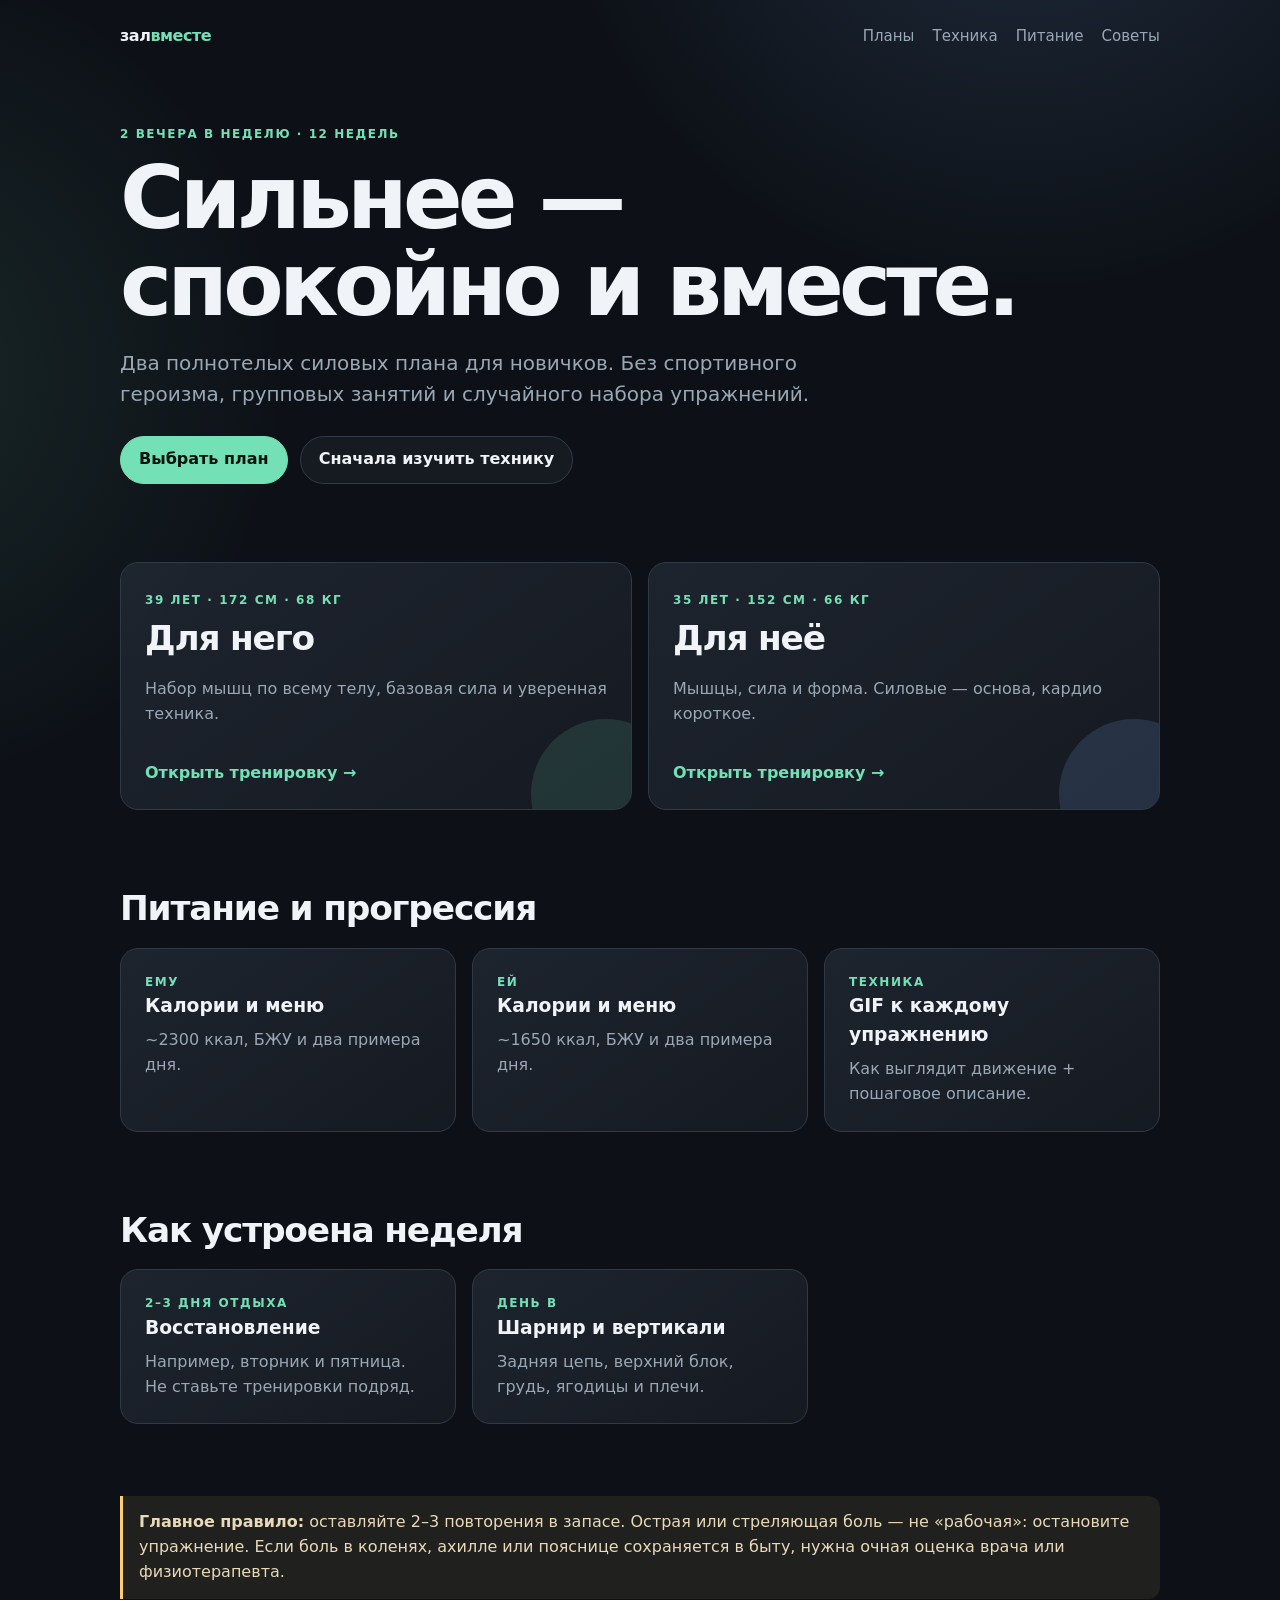
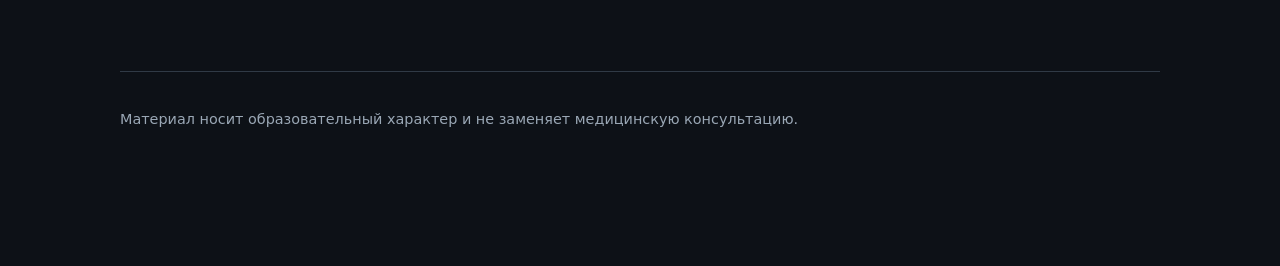
<file: index.html>
<!doctype html>
<html lang="ru">
<head>
  <meta charset="utf-8">
  <meta name="viewport" content="width=device-width, initial-scale=1">
  <meta name="theme-color" content="#0d1117">
  <meta name="description" content="Два полнотелых плана тренировок для пары: техника, дневник и таймер.">
  <title>Зал вместе — планы тренировок</title>
  <link rel="icon" href="favicon.svg" type="image/svg+xml">
  <link rel="stylesheet" href="css/style.css">
</head>
<body>
  <main class="shell">
    <header class="topbar">
      <a class="brand" href="index.html">зал<span>вместе</span></a>
      <nav class="toplinks" aria-label="Основная навигация">
        <a href="#plans">Планы</a>
        <a href="technique.html">Техника</a>
        <a href="nutrition-him.html">Питание</a>
        <a href="advice.html">Советы</a>
      </nav>
    </header>

    <section class="hero">
      <div class="eyebrow">2 вечера в неделю · 12 недель</div>
      <h1>Сильнее — спокойно и вместе.</h1>
      <p class="lead">Два полнотелых силовых плана для новичков. Без спортивного героизма, групповых занятий и случайного набора упражнений.</p>
      <div class="hero-actions">
        <a class="button primary" href="#plans">Выбрать план</a>
        <a class="button" href="technique.html">Сначала изучить технику</a>
      </div>
    </section>

    <section class="section" id="plans">
      <div class="grid">
        <a class="card person-card" href="him.html">
          <span class="eyebrow">39 лет · 172 см · 68 кг</span>
          <h2>Для него</h2>
          <p>Набор мышц по всему телу, базовая сила и уверенная техника.</p>
          <span class="arrow">Открыть тренировку →</span>
        </a>
        <a class="card person-card her" href="her.html">
          <span class="eyebrow">35 лет · 152 см · 66 кг</span>
          <h2>Для неё</h2>
          <p>Мышцы, сила и форма. Силовые — основа, кардио короткое.</p>
          <span class="arrow">Открыть тренировку →</span>
        </a>
      </div>
    </section>

    <section class="section">
      <h2>Питание и прогрессия</h2>
      <div class="grid three">
        <a class="card" href="nutrition-him.html"><div class="eyebrow">Ему</div><h3>Калории и меню</h3><p>~2300 ккал, БЖУ и два примера дня.</p></a>
        <a class="card" href="nutrition-her.html"><div class="eyebrow">Ей</div><h3>Калории и меню</h3><p>~1650 ккал, БЖУ и два примера дня.</p></a>
        <a class="card" href="technique.html"><div class="eyebrow">Техника</div><h3>GIF к каждому упражнению</h3><p>Как выглядит движение + пошаговое описание.</p></a>
      </div>
    </section>

    <section class="section">
      <h2>Как устроена неделя</h2>
      <div class="grid three">
        <div class="card"><div class="eyebrow">2–3 дня отдыха</div><h3>Восстановление</h3><p>Например, вторник и пятница. Не ставьте тренировки подряд.</p></div>
        <div class="card"><div class="eyebrow">День B</div><h3>Шарнир и вертикали</h3><p>Задняя цепь, верхний блок, грудь, ягодицы и плечи.</p></div>
      </div>
    </section>

    <section class="section">
      <div class="notice">
        <strong>Главное правило:</strong> оставляйте 2–3 повторения в запасе. Острая или стреляющая боль — не «рабочая»: остановите упражнение. Если боль в коленях, ахилле или пояснице сохраняется в быту, нужна очная оценка врача или физиотерапевта.
      </div>
    </section>

    <footer class="footer">Материал носит образовательный характер и не заменяет медицинскую консультацию.</footer>
  </main>
  <nav class="bottom-nav" aria-label="Мобильная навигация">
    <a href="index.html"><b>⌂</b>Главная</a>
    <a href="him.html"><b>А</b>Ему</a>
    <a href="her.html"><b>Б</b>Ей</a>
    <a href="technique.html"><b>?</b>Техника</a>
  </nav>
</body>
</html>
</file>
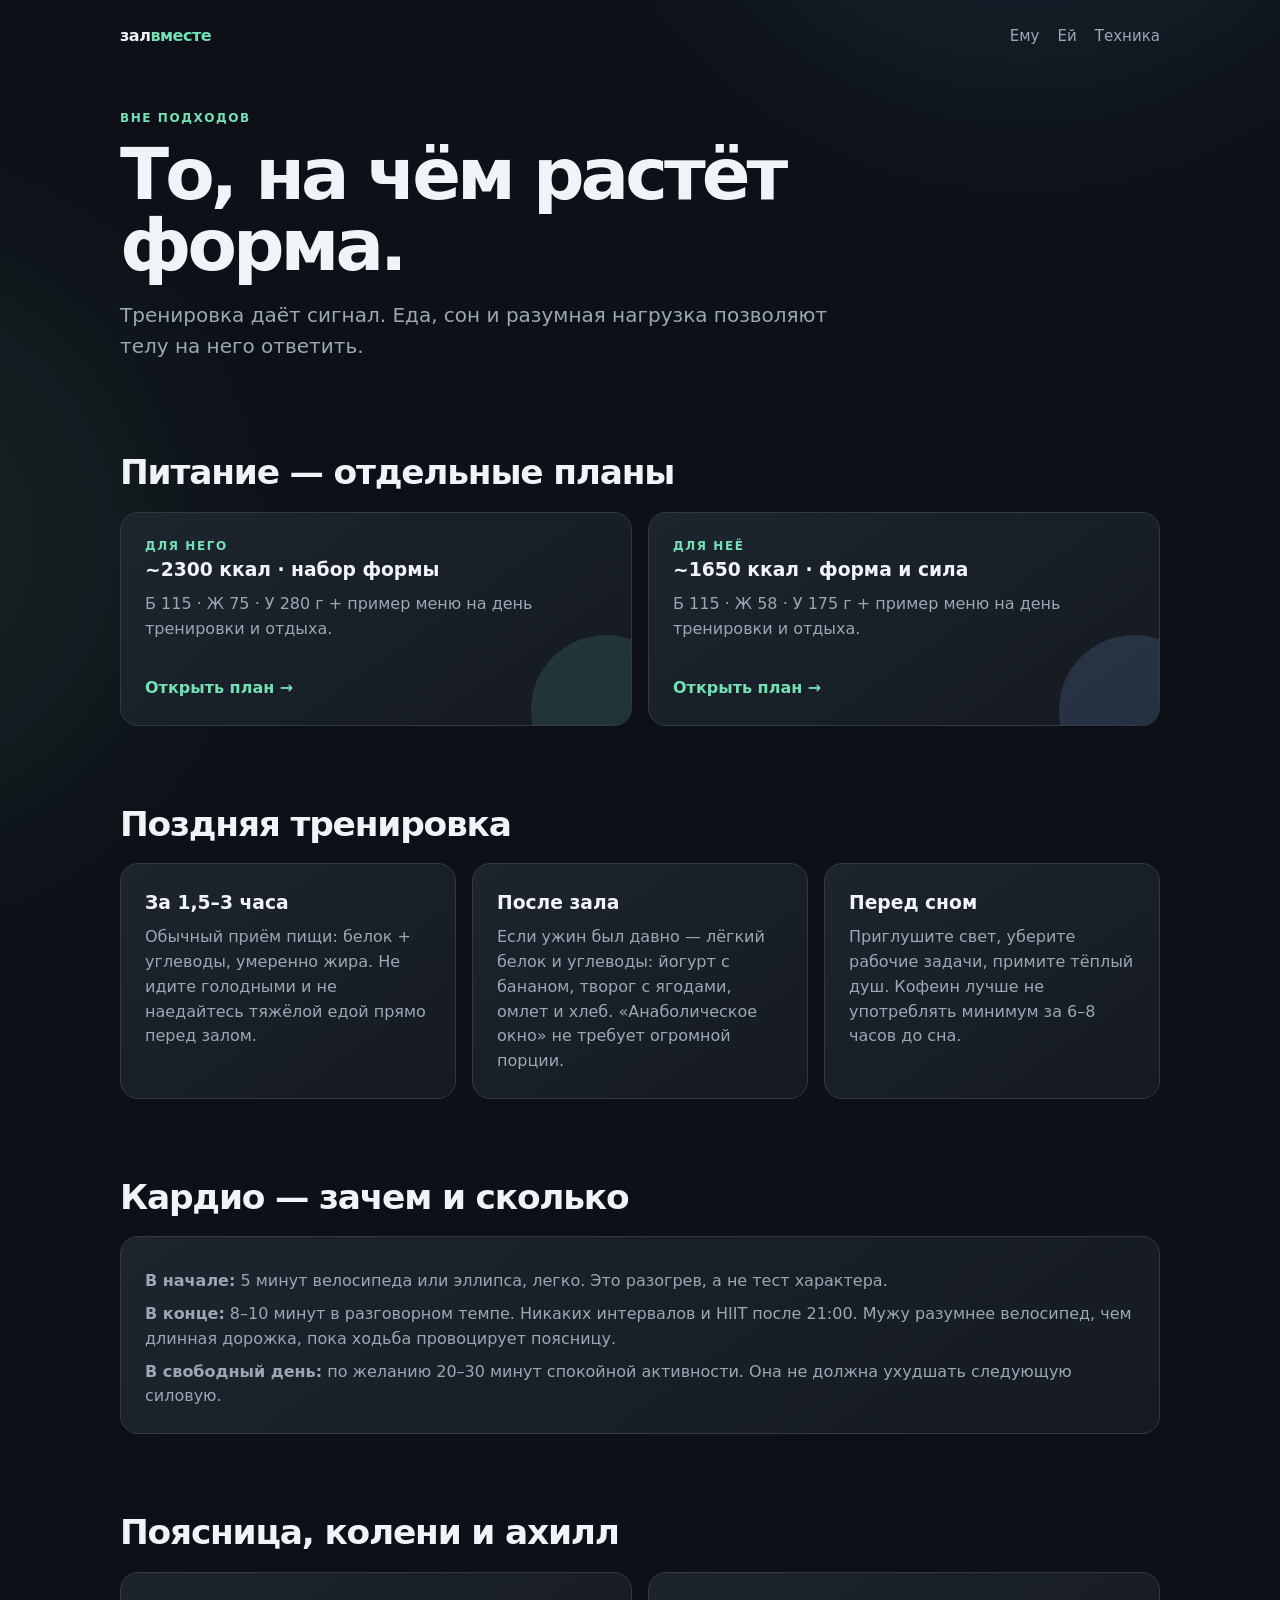
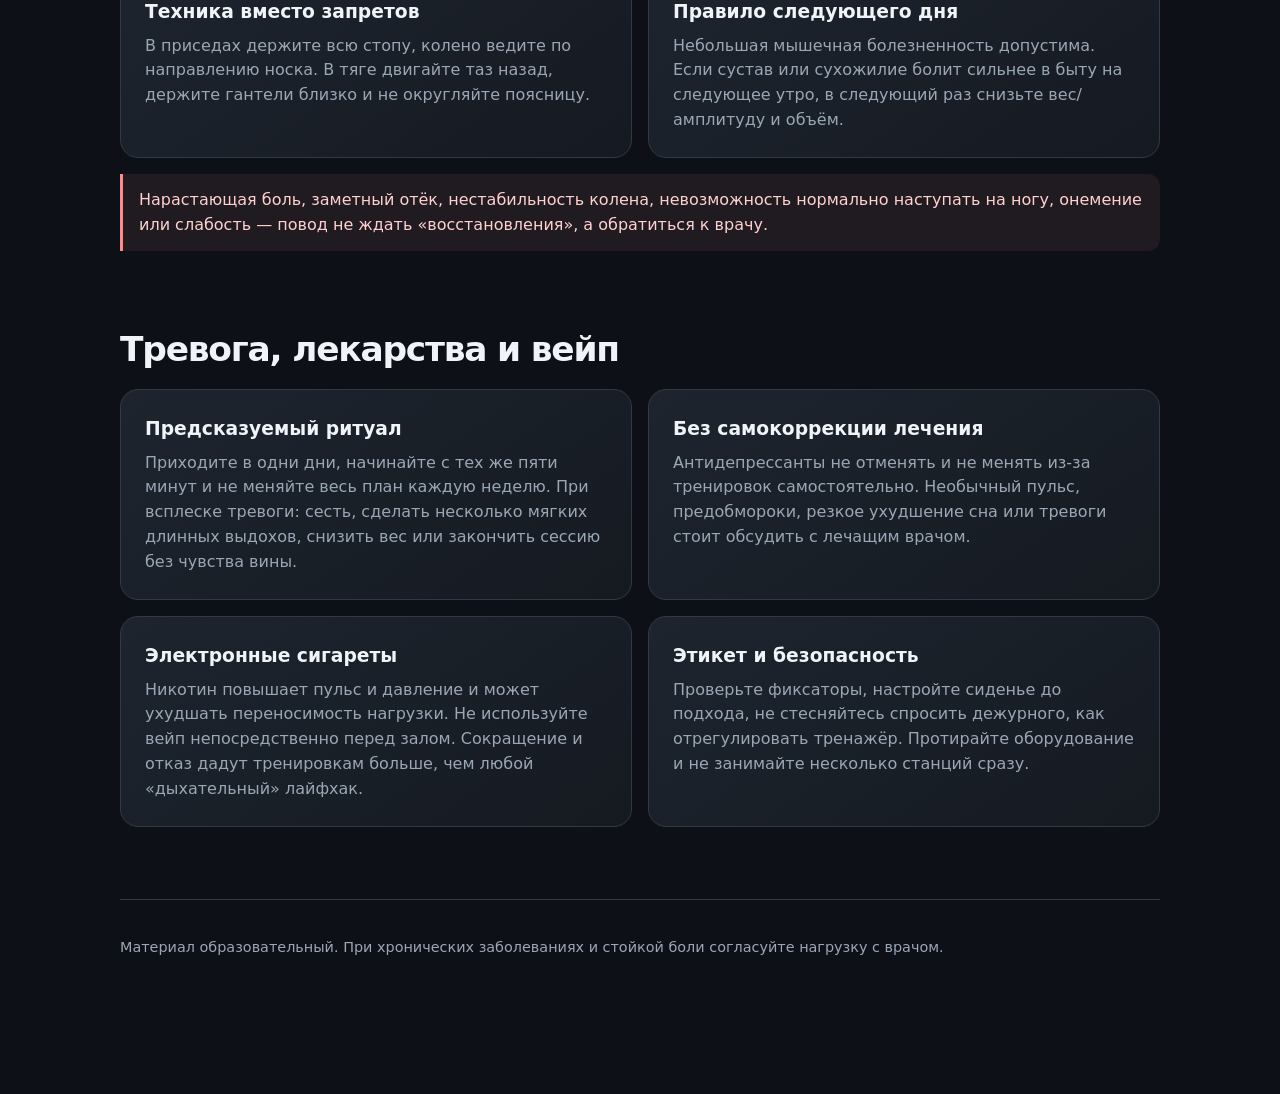
<file: advice.html>
<!doctype html>
<html lang="ru">
<head>
  <meta charset="utf-8">
  <meta name="viewport" content="width=device-width, initial-scale=1">
  <meta name="theme-color" content="#0d1117">
  <title>Питание и восстановление — Зал вместе</title>
  <link rel="icon" href="favicon.svg" type="image/svg+xml">
  <link rel="stylesheet" href="css/style.css">
</head>
<body>
  <main class="shell">
    <header class="topbar">
      <a class="brand" href="index.html">зал<span>вместе</span></a>
      <nav class="toplinks"><a href="him.html">Ему</a><a href="her.html">Ей</a><a href="technique.html">Техника</a></nav>
    </header>
    <section class="guide-head">
      <div class="eyebrow">Вне подходов</div>
      <h1>То, на чём растёт форма.</h1>
      <p class="lead">Тренировка даёт сигнал. Еда, сон и разумная нагрузка позволяют телу на него ответить.</p>
    </section>

    <section class="section">
      <h2>Питание — отдельные планы</h2>
      <div class="grid">
        <a class="card person-card" href="nutrition-him.html">
          <div class="eyebrow">Для него</div>
          <h3>~2300 ккал · набор формы</h3>
          <p>Б 115 · Ж 75 · У 280 г + пример меню на день тренировки и отдыха.</p>
          <span class="arrow">Открыть план →</span>
        </a>
        <a class="card person-card her" href="nutrition-her.html">
          <div class="eyebrow">Для неё</div>
          <h3>~1650 ккал · форма и сила</h3>
          <p>Б 115 · Ж 58 · У 175 г + пример меню на день тренировки и отдыха.</p>
          <span class="arrow">Открыть план →</span>
        </a>
      </div>
    </section>

    <section class="section">
      <h2>Поздняя тренировка</h2>
      <div class="grid three">
        <article class="card"><h3>За 1,5–3 часа</h3><p>Обычный приём пищи: белок + углеводы, умеренно жира. Не идите голодными и не наедайтесь тяжёлой едой прямо перед залом.</p></article>
        <article class="card"><h3>После зала</h3><p>Если ужин был давно — лёгкий белок и углеводы: йогурт с бананом, творог с ягодами, омлет и хлеб. «Анаболическое окно» не требует огромной порции.</p></article>
        <article class="card"><h3>Перед сном</h3><p>Приглушите свет, уберите рабочие задачи, примите тёплый душ. Кофеин лучше не употреблять минимум за 6–8 часов до сна.</p></article>
      </div>
    </section>

    <section class="section">
      <h2>Кардио — зачем и сколько</h2>
      <div class="card">
        <p><strong>В начале:</strong> 5 минут велосипеда или эллипса, легко. Это разогрев, а не тест характера.</p>
        <p><strong>В конце:</strong> 8–10 минут в разговорном темпе. Никаких интервалов и HIIT после 21:00. Мужу разумнее велосипед, чем длинная дорожка, пока ходьба провоцирует поясницу.</p>
        <p><strong>В свободный день:</strong> по желанию 20–30 минут спокойной активности. Она не должна ухудшать следующую силовую.</p>
      </div>
    </section>

    <section class="section">
      <h2>Поясница, колени и ахилл</h2>
      <div class="grid">
        <article class="card">
          <h3>Техника вместо запретов</h3>
          <p>В приседах держите всю стопу, колено ведите по направлению носка. В тяге двигайте таз назад, держите гантели близко и не округляйте поясницу.</p>
        </article>
        <article class="card">
          <h3>Правило следующего дня</h3>
          <p>Небольшая мышечная болезненность допустима. Если сустав или сухожилие болит сильнее в быту на следующее утро, в следующий раз снизьте вес/амплитуду и объём.</p>
        </article>
      </div>
      <div class="notice danger" style="margin-top:16px">Нарастающая боль, заметный отёк, нестабильность колена, невозможность нормально наступать на ногу, онемение или слабость — повод не ждать «восстановления», а обратиться к врачу.</div>
    </section>

    <section class="section">
      <h2>Тревога, лекарства и вейп</h2>
      <div class="grid">
        <article class="card">
          <h3>Предсказуемый ритуал</h3>
          <p>Приходите в одни дни, начинайте с тех же пяти минут и не меняйте весь план каждую неделю. При всплеске тревоги: сесть, сделать несколько мягких длинных выдохов, снизить вес или закончить сессию без чувства вины.</p>
        </article>
        <article class="card">
          <h3>Без самокоррекции лечения</h3>
          <p>Антидепрессанты не отменять и не менять из-за тренировок самостоятельно. Необычный пульс, предобмороки, резкое ухудшение сна или тревоги стоит обсудить с лечащим врачом.</p>
        </article>
        <article class="card">
          <h3>Электронные сигареты</h3>
          <p>Никотин повышает пульс и давление и может ухудшать переносимость нагрузки. Не используйте вейп непосредственно перед залом. Сокращение и отказ дадут тренировкам больше, чем любой «дыхательный» лайфхак.</p>
        </article>
        <article class="card">
          <h3>Этикет и безопасность</h3>
          <p>Проверьте фиксаторы, настройте сиденье до подхода, не стесняйтесь спросить дежурного, как отрегулировать тренажёр. Протирайте оборудование и не занимайте несколько станций сразу.</p>
        </article>
      </div>
    </section>
    <footer class="footer">Материал образовательный. При хронических заболеваниях и стойкой боли согласуйте нагрузку с врачом.</footer>
  </main>
  <nav class="bottom-nav">
    <a href="index.html"><b>⌂</b>Главная</a><a href="him.html"><b>А</b>Ему</a><a href="her.html"><b>Б</b>Ей</a><a href="technique.html"><b>?</b>Техника</a>
  </nav>
</body>
</html>
</file>
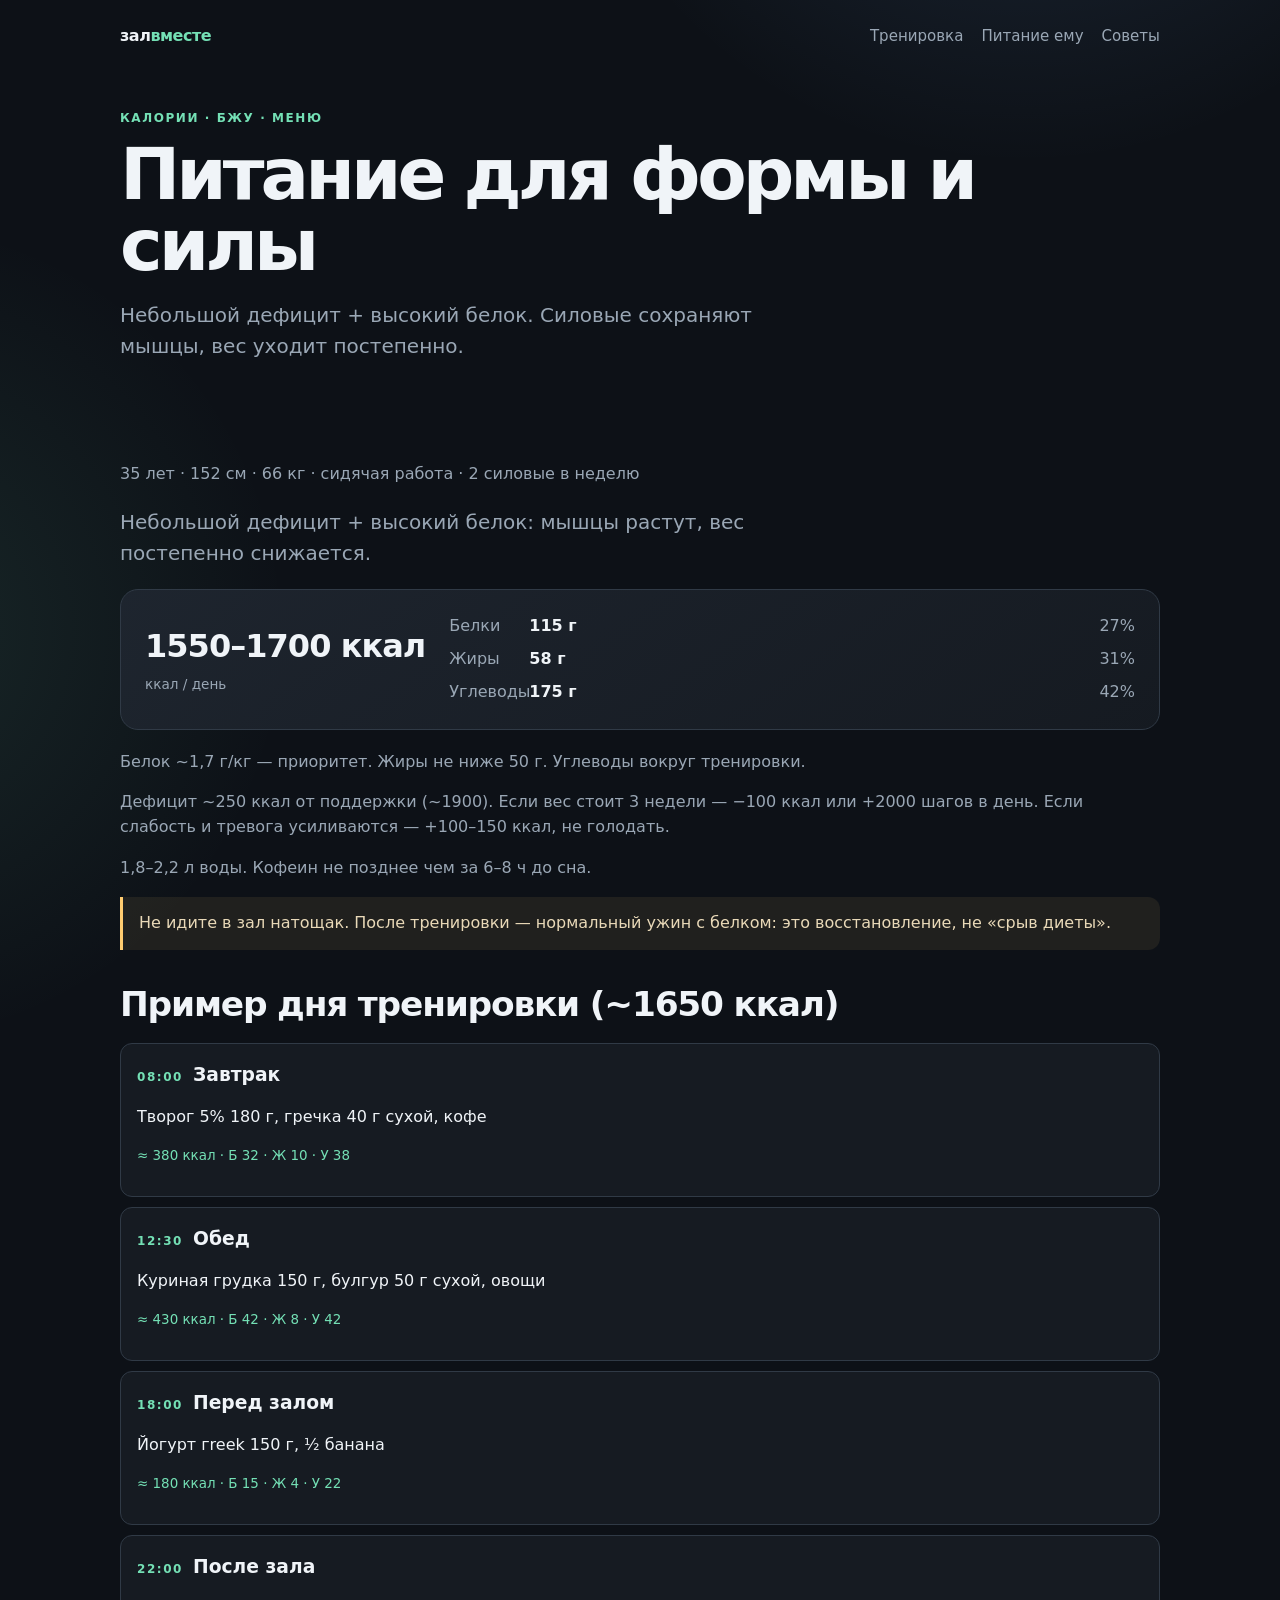
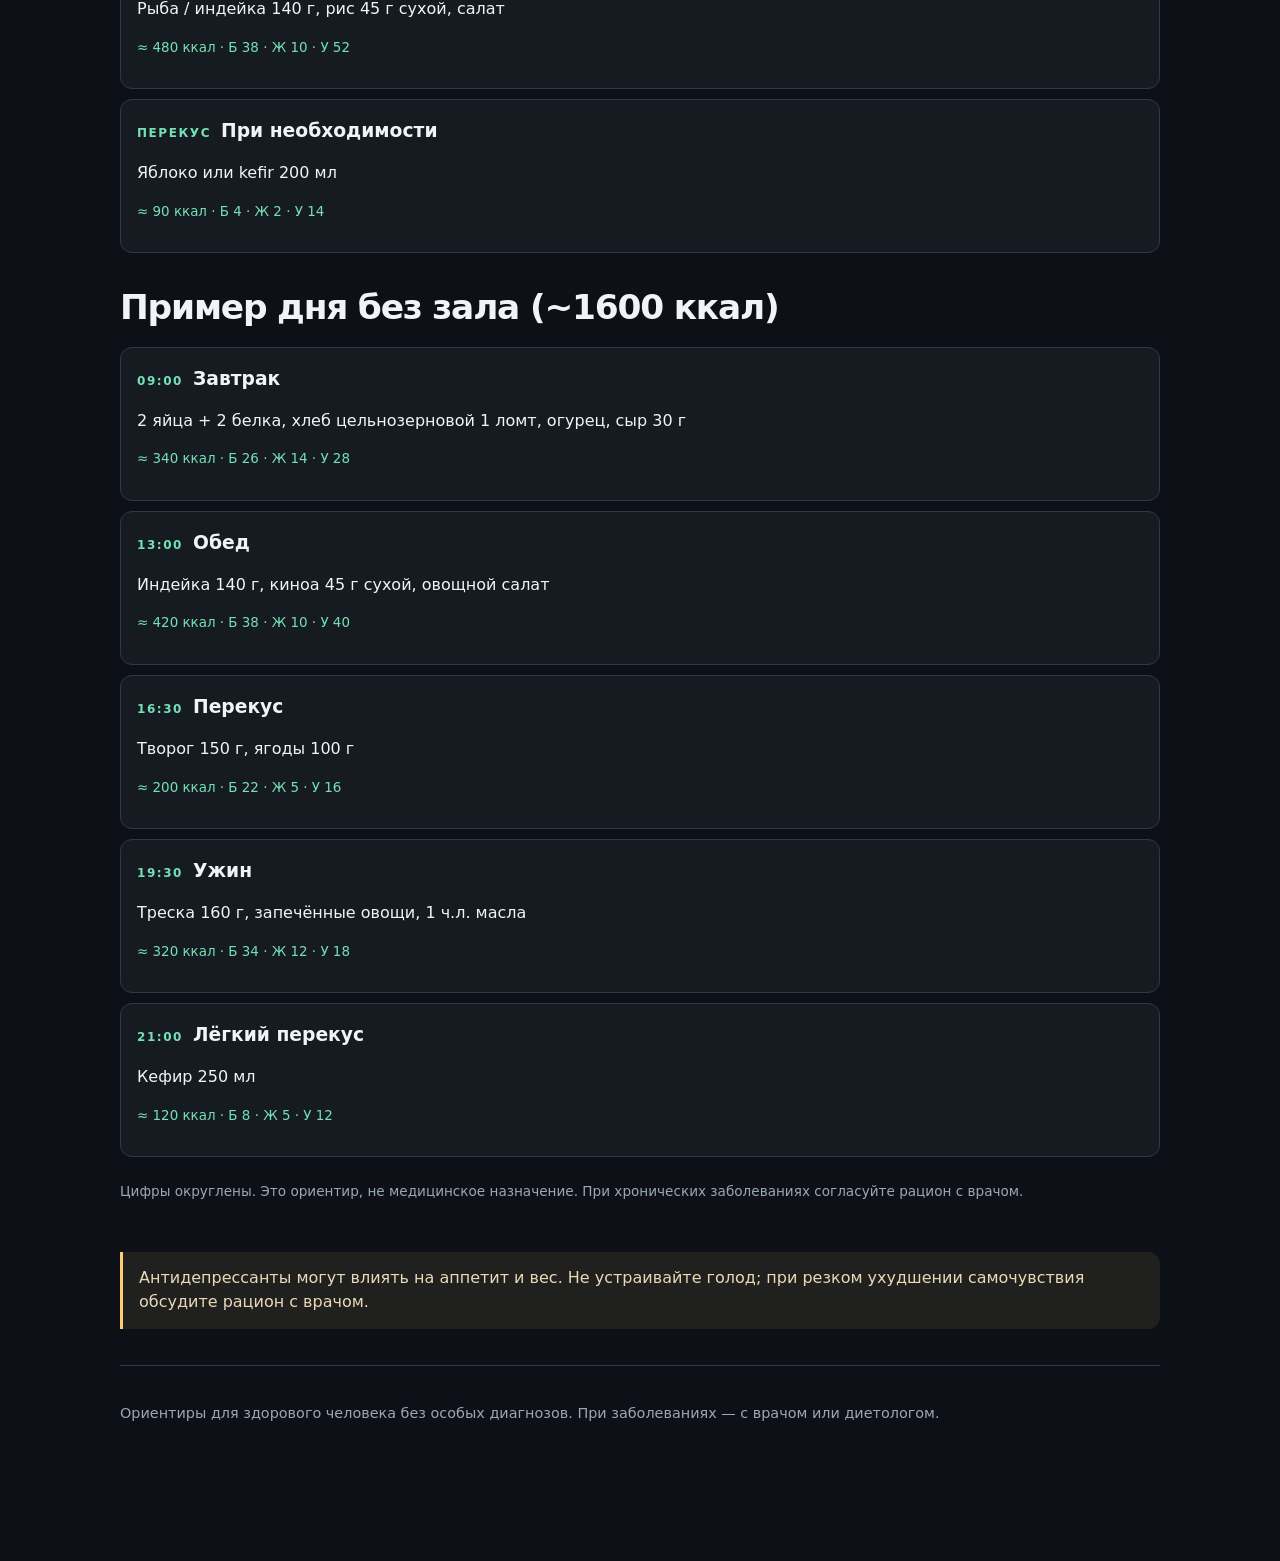
<file: nutrition-her.html>
<!doctype html>
<html lang="ru">
<head>
  <meta charset="utf-8">
  <meta name="viewport" content="width=device-width, initial-scale=1">
  <meta name="theme-color" content="#0d1117">
  <title>Питание для неё — Зал вместе</title>
  <link rel="icon" href="favicon.svg" type="image/svg+xml">
  <link rel="stylesheet" href="css/style.css">
</head>
<body data-person="her">
  <main class="shell">
    <header class="topbar">
      <a class="brand" href="index.html">зал<span>вместе</span></a>
      <nav class="toplinks"><a href="her.html">Тренировка</a><a href="nutrition-him.html">Питание ему</a><a href="advice.html">Советы</a></nav>
    </header>
    <section class="guide-head">
      <div class="eyebrow">Калории · БЖУ · меню</div>
      <h1>Питание для формы и силы</h1>
      <p class="lead">Небольшой дефицит + высокий белок. Силовые сохраняют мышцы, вес уходит постепенно.</p>
    </section>
    <section class="section" id="nutrition-app"></section>
    <div class="notice">Антидепрессанты могут влиять на аппетит и вес. Не устраивайте голод; при резком ухудшении самочувствия обсудите рацион с врачом.</div>
    <footer class="footer">Ориентиры для здорового человека без особых диагнозов. При заболеваниях — с врачом или диетологом.</footer>
  </main>
  <nav class="bottom-nav">
    <a href="index.html"><b>⌂</b>Главная</a><a href="her.html"><b>Б</b>Зал</a><a href="nutrition-her.html"><b>🍽</b>Питание</a><a href="technique.html"><b>?</b>Техника</a>
  </nav>
  <script src="js/data.js"></script>
  <script src="js/app.js"></script>
</body>
</html>
</file>
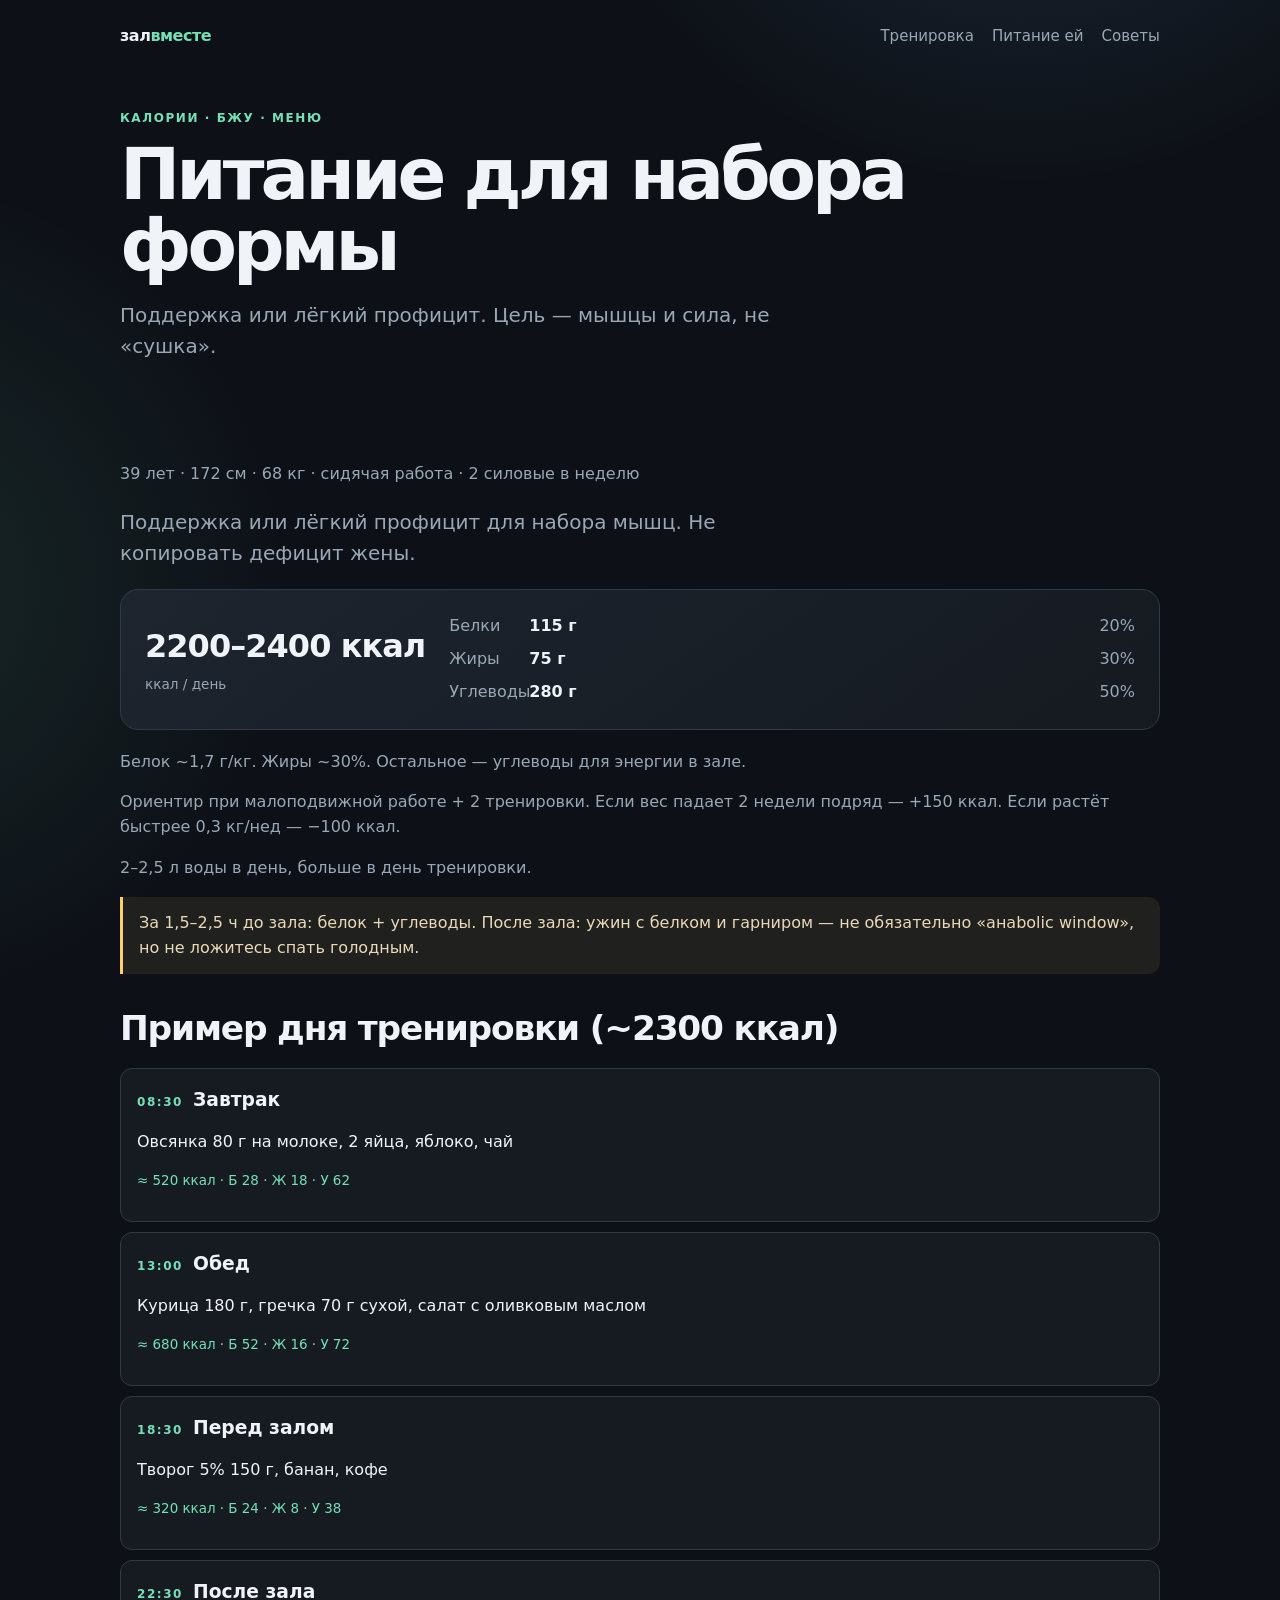
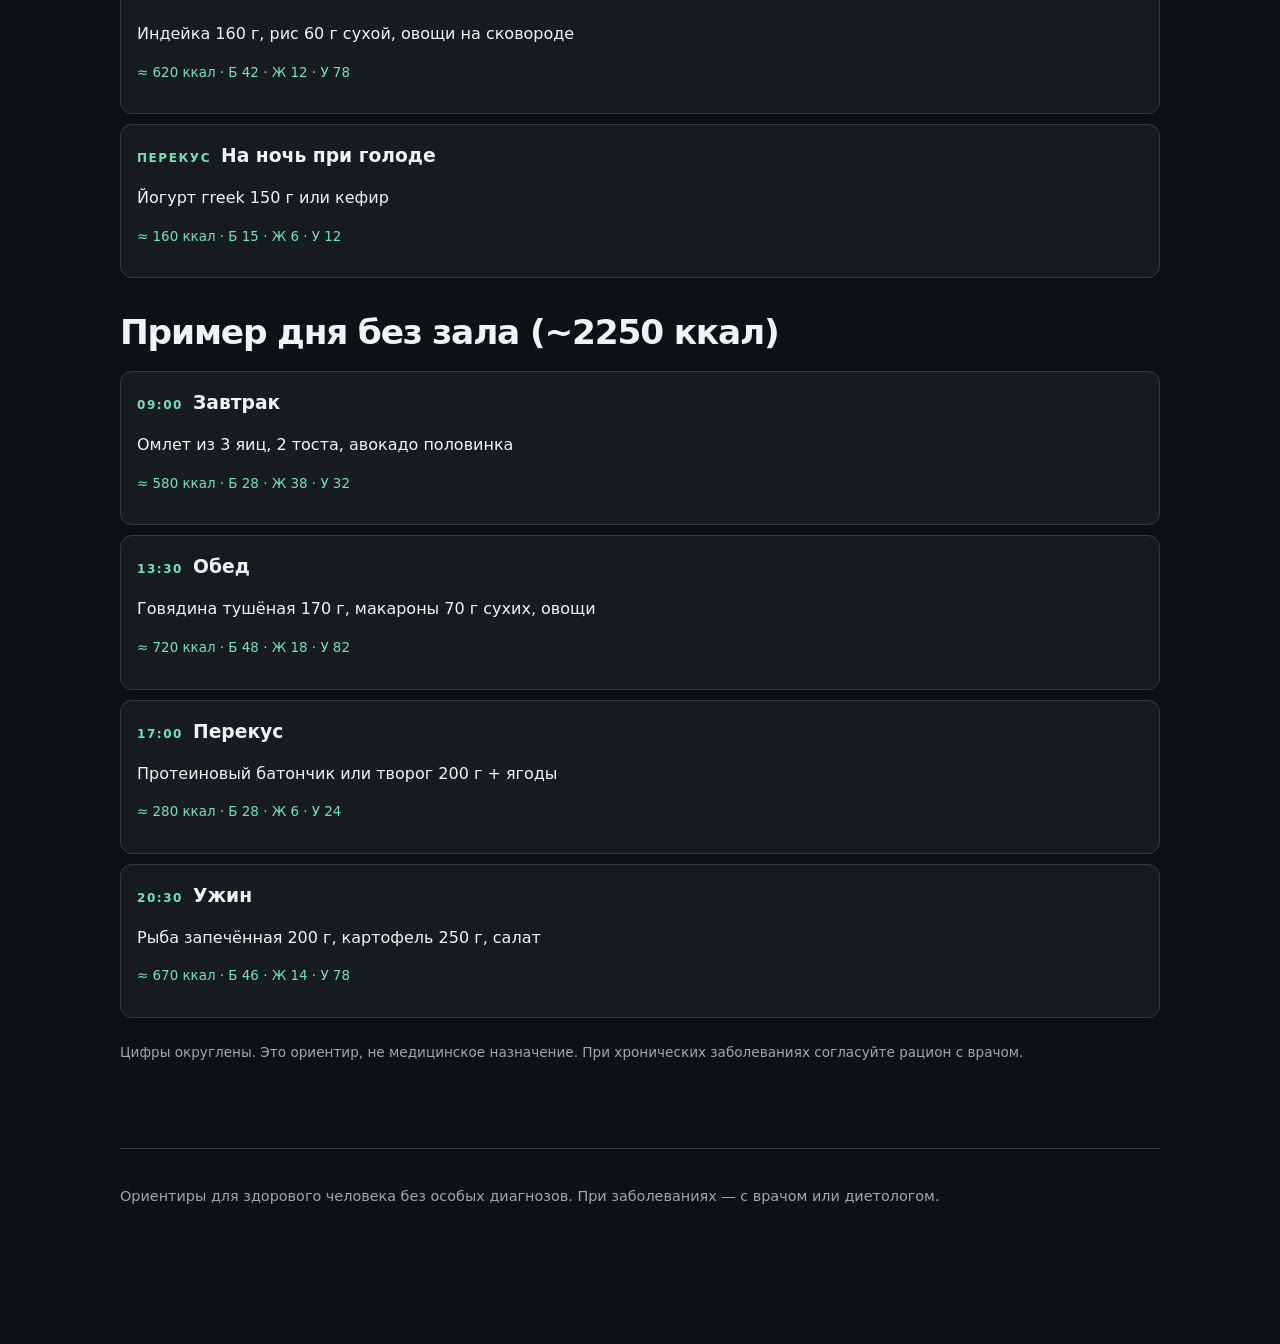
<file: nutrition-him.html>
<!doctype html>
<html lang="ru">
<head>
  <meta charset="utf-8">
  <meta name="viewport" content="width=device-width, initial-scale=1">
  <meta name="theme-color" content="#0d1117">
  <title>Питание для него — Зал вместе</title>
  <link rel="icon" href="favicon.svg" type="image/svg+xml">
  <link rel="stylesheet" href="css/style.css">
</head>
<body data-person="him">
  <main class="shell">
    <header class="topbar">
      <a class="brand" href="index.html">зал<span>вместе</span></a>
      <nav class="toplinks"><a href="him.html">Тренировка</a><a href="nutrition-her.html">Питание ей</a><a href="advice.html">Советы</a></nav>
    </header>
    <section class="guide-head">
      <div class="eyebrow">Калории · БЖУ · меню</div>
      <h1>Питание для набора формы</h1>
      <p class="lead">Поддержка или лёгкий профицит. Цель — мышцы и сила, не «сушка».</p>
    </section>
    <section class="section" id="nutrition-app"></section>
    <footer class="footer">Ориентиры для здорового человека без особых диагнозов. При заболеваниях — с врачом или диетологом.</footer>
  </main>
  <nav class="bottom-nav">
    <a href="index.html"><b>⌂</b>Главная</a><a href="him.html"><b>А</b>Зал</a><a href="nutrition-him.html"><b>🍽</b>Питание</a><a href="technique.html"><b>?</b>Техника</a>
  </nav>
  <script src="js/data.js"></script>
  <script src="js/app.js"></script>
</body>
</html>
</file>
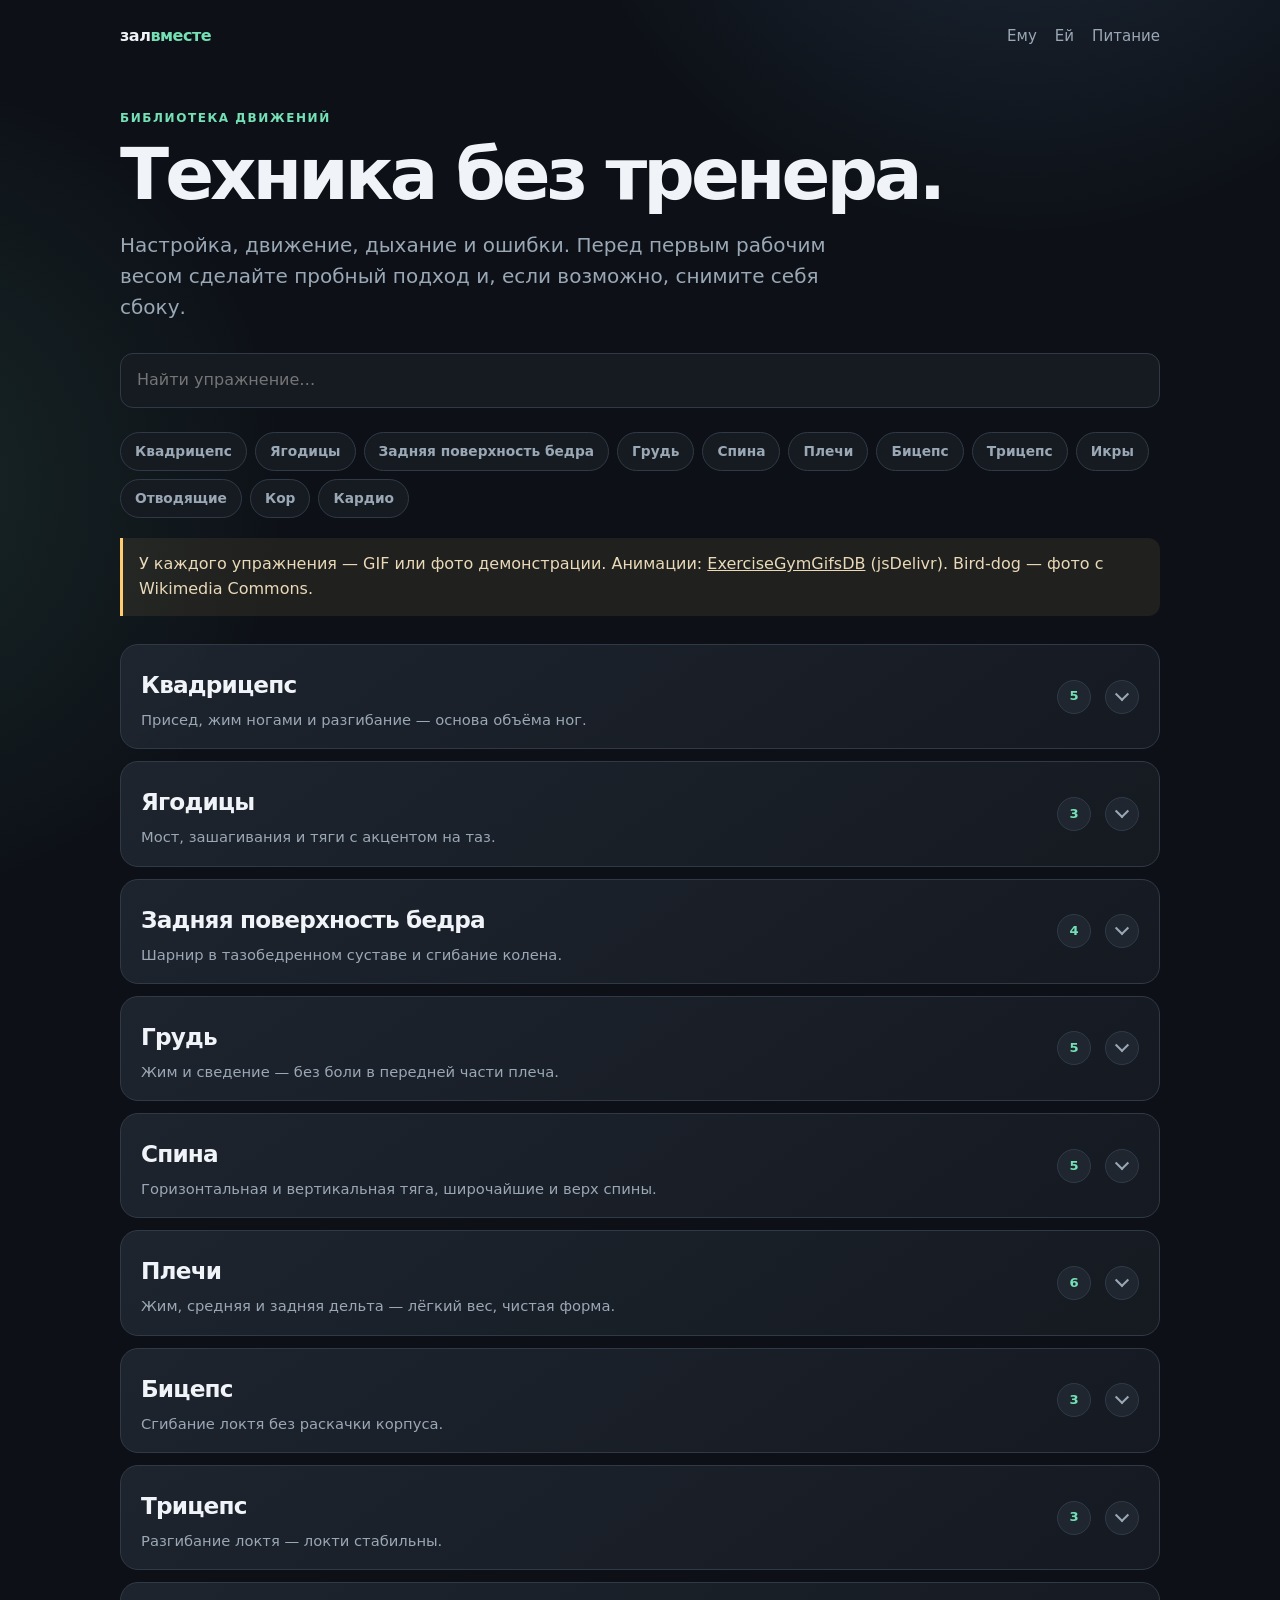
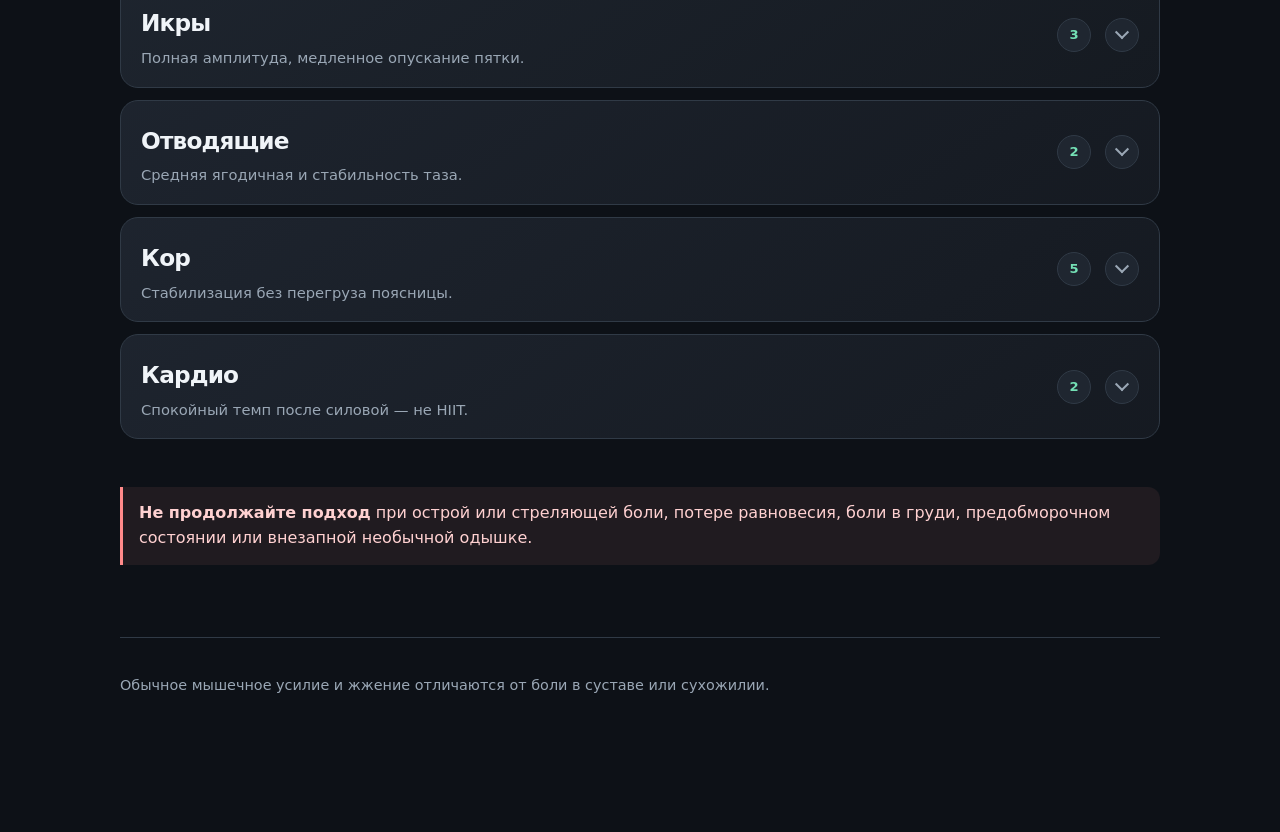
<file: technique.html>
<!doctype html>
<html lang="ru">
<head>
  <meta charset="utf-8">
  <meta name="viewport" content="width=device-width, initial-scale=1">
  <meta name="theme-color" content="#0d1117">
  <title>Техника упражнений — Зал вместе</title>
  <link rel="icon" href="favicon.svg" type="image/svg+xml">
  <link rel="stylesheet" href="css/style.css">
</head>
<body>
  <main class="shell">
    <header class="topbar">
      <a class="brand" href="index.html">зал<span>вместе</span></a>
      <nav class="toplinks"><a href="him.html">Ему</a><a href="her.html">Ей</a><a href="nutrition-him.html">Питание</a></nav>
    </header>
    <section class="guide-head">
      <div class="eyebrow">Библиотека движений</div>
      <h1>Техника без тренера.</h1>
      <p class="lead">Настройка, движение, дыхание и ошибки. Перед первым рабочим весом сделайте пробный подход и, если возможно, снимите себя сбоку.</p>
      <input class="search" id="tech-search" type="search" placeholder="Найти упражнение…" aria-label="Поиск упражнения">
      <nav class="tech-nav" id="technique-nav" aria-label="Группы мышц"></nav>
      <div class="notice">У каждого упражнения — GIF или фото демонстрации. Анимации: <a href="https://github.com/JahelCuadrado/ExerciseGymGifsDB" target="_blank" rel="noopener">ExerciseGymGifsDB</a> (jsDelivr). Bird-dog — фото с Wikimedia Commons.</div>
    </section>
    <div id="technique-groups"></div>
    <section class="section">
      <div class="notice danger"><strong>Не продолжайте подход</strong> при острой или стреляющей боли, потере равновесия, боли в груди, предобморочном состоянии или внезапной необычной одышке.</div>
    </section>
    <footer class="footer">Обычное мышечное усилие и жжение отличаются от боли в суставе или сухожилии.</footer>
  </main>
  <nav class="bottom-nav">
    <a href="index.html"><b>⌂</b>Главная</a><a href="him.html"><b>А</b>Ему</a><a href="her.html"><b>Б</b>Ей</a><a href="technique.html"><b>?</b>Техника</a>
  </nav>
  <script src="js/data.js"></script>
  <script src="js/app.js"></script>
</body>
</html>
</file>
<file: css/style.css>
:root {
  --bg: #0d1117;
  --panel: #161b22;
  --panel-2: #1f2630;
  --text: #f0f4f8;
  --muted: #9aa7b5;
  --line: #303a46;
  --accent: #74e0b5;
  --accent-2: #7eb6ff;
  --warn: #ffcc70;
  --danger: #ff8a8a;
  --radius: 18px;
  color-scheme: dark;
  font-family: Inter, ui-sans-serif, system-ui, -apple-system, "Segoe UI", sans-serif;
}

* { box-sizing: border-box; }
html { scroll-behavior: smooth; }
body {
  margin: 0;
  background:
    radial-gradient(circle at 80% -10%, rgba(126,182,255,.16), transparent 30rem),
    radial-gradient(circle at -10% 20%, rgba(116,224,181,.11), transparent 26rem),
    var(--bg);
  color: var(--text);
  line-height: 1.55;
  min-height: 100vh;
}
a { color: inherit; }
button, input, select { font: inherit; }
button { cursor: pointer; }

.shell { width: min(1040px, calc(100% - 32px)); margin: auto; padding: 24px 0 100px; }
.topbar { display: flex; align-items: center; justify-content: space-between; gap: 18px; margin-bottom: 44px; }
.brand { text-decoration: none; font-weight: 850; letter-spacing: -.03em; }
.brand span { color: var(--accent); }
.toplinks { display: flex; gap: 18px; }
.toplinks a { color: var(--muted); text-decoration: none; font-size: .94rem; }
.toplinks a:hover { color: var(--text); }

.eyebrow { color: var(--accent); text-transform: uppercase; letter-spacing: .13em; font-size: .75rem; font-weight: 800; }
h1 { font-size: clamp(2.25rem, 7vw, 5.5rem); max-width: 900px; line-height: .98; letter-spacing: -.055em; margin: 12px 0 20px; }
h2 { font-size: clamp(1.45rem, 4vw, 2.15rem); letter-spacing: -.035em; margin: 0 0 12px; }
h3 { margin: 0 0 8px; }
.lead { font-size: clamp(1.05rem, 2vw, 1.25rem); color: var(--muted); max-width: 720px; }
.hero { padding: 32px 0 42px; }
.hero-actions { display: flex; gap: 12px; flex-wrap: wrap; margin-top: 26px; }
.button {
  display: inline-flex; align-items: center; justify-content: center; gap: 8px;
  min-height: 48px; padding: 0 18px; border: 1px solid var(--line);
  border-radius: 999px; background: var(--panel); color: var(--text);
  text-decoration: none; font-weight: 760;
}
.button.primary { color: #06120d; background: var(--accent); border-color: var(--accent); }
.button:hover { transform: translateY(-1px); }

.grid { display: grid; grid-template-columns: repeat(2, minmax(0,1fr)); gap: 16px; }
.grid.three { grid-template-columns: repeat(3, minmax(0,1fr)); }
.card {
  display: block; padding: 24px; border: 1px solid var(--line); border-radius: var(--radius);
  background: linear-gradient(145deg, rgba(31,38,48,.92), rgba(22,27,34,.92));
  text-decoration: none;
}
.card p { color: var(--muted); margin: 8px 0 0; }
.person-card { position: relative; overflow: hidden; min-height: 210px; }
.person-card::after { content: ""; position: absolute; width: 150px; height: 150px; border-radius: 50%; right: -50px; bottom: -60px; background: rgba(116,224,181,.13); }
.person-card.her::after { background: rgba(126,182,255,.15); }
.person-card .arrow { display: inline-block; margin-top: 34px; color: var(--accent); font-weight: 800; }
.section { padding: 36px 0; }
.notice { border-left: 3px solid var(--warn); padding: 14px 16px; background: rgba(255,204,112,.08); border-radius: 0 12px 12px 0; color: #e9d9b8; }
.danger { border-color: var(--danger); background: rgba(255,138,138,.08); color: #ffd1d1; }
.muted { color: var(--muted); }
.tags { display: flex; flex-wrap: wrap; gap: 8px; margin-top: 16px; }
.tag { border: 1px solid var(--line); border-radius: 999px; color: var(--muted); padding: 6px 10px; font-size: .82rem; }

.guide-head { padding: 16px 0 28px; }
.guide-head h1 { font-size: clamp(2.2rem, 7vw, 4.5rem); }
.switcher { display: inline-flex; gap: 5px; padding: 5px; background: var(--panel); border: 1px solid var(--line); border-radius: 999px; margin: 20px 0; }
.switcher button { border: 0; color: var(--muted); background: transparent; border-radius: 999px; padding: 10px 18px; font-weight: 750; }
.switcher button.active { background: var(--accent); color: #06120d; }
.phase-select { width: 100%; max-width: 420px; padding: 12px 14px; border: 1px solid var(--line); border-radius: 12px; background: var(--panel); color: var(--text); }
.phase-card { margin-top: 12px; padding: 16px; border-radius: 12px; background: rgba(126,182,255,.08); border: 1px solid rgba(126,182,255,.22); }
.phase-card p { margin: 4px 0 0; color: var(--muted); }

.workout-list { display: grid; gap: 10px; margin: 22px 0; }
.exercise-row {
  display: grid;
  grid-template-columns: 76px 28px 1fr auto;
  grid-template-areas:
    "thumb check copy meta"
    "thumb logs logs logs";
  gap: 10px 12px; align-items: start;
  padding: 16px; border: 1px solid var(--line); background: var(--panel); border-radius: 14px;
}
.exercise-row.done { opacity: .58; }
.exercise-row.done .exercise-name { text-decoration: line-through; }
.exercise-thumb-wrap { margin: 0; grid-area: thumb; align-self: center; }
.exercise-thumb-wrap img { width: 76px; height: 76px; object-fit: cover; border-radius: 12px; border: 1px solid var(--line); background: #0a0d11; display: block; }
.exercise-thumb-wrap.fallback { width: 76px; height: 76px; display: grid; place-items: center; border-radius: 12px; background: var(--panel-2); border: 1px solid var(--line); }
.exercise-thumb-wrap.fallback svg { width: 52px; height: 44px; }
.media-note { font-size: .72rem; color: var(--muted); margin-top: 6px; line-height: 1.35; }
.check { width: 25px; height: 25px; accent-color: var(--accent); margin-top: 3px; grid-area: check; }
.exercise-copy { grid-area: copy; min-width: 0; }
.exercise-name { font-weight: 780; }
.exercise-meta { color: var(--accent); font-size: .89rem; grid-area: meta; justify-self: end; text-align: right; }
.exercise-technique { color: var(--muted); font-size: .82rem; display: inline-block; margin-top: 4px; }
.exercise-alts { font-size: .78rem; color: var(--muted); margin-top: 6px; line-height: 1.45; }
.exercise-alt { color: var(--accent-2); text-decoration: none; }
.exercise-alt:hover { text-decoration: underline; }
.sets-log { grid-area: logs; display: grid; grid-template-columns: repeat(3, minmax(0, 1fr)); gap: 8px; }
.sets-log input { width: 100%; min-width: 0; padding: 9px 10px; color: var(--text); background: var(--panel-2); border: 1px solid var(--line); border-radius: 9px; }

.progression-grid, .examples-grid { display: grid; grid-template-columns: repeat(3, minmax(0,1fr)); gap: 12px; margin-top: 16px; }
.progression-grid ul, .progression-grid li { margin: 0; padding-left: 18px; color: var(--muted); }
.progression-grid li { margin-top: 8px; }
.signal-up { border-color: rgba(116,224,181,.35); }
.signal-hold { border-color: rgba(255,204,112,.35); }
.signal-down { border-color: rgba(255,138,138,.35); }
.example-chip { padding: 14px; border: 1px solid var(--line); border-radius: 12px; background: var(--panel); }
.example-chip p { margin: 6px 0 0; color: var(--muted); font-size: .92rem; }

.macro-hero { display: flex; gap: 24px; align-items: center; flex-wrap: wrap; margin: 20px 0; }
.macro-num { display: block; font-size: 2rem; font-weight: 850; letter-spacing: -.03em; }
.macro-label { color: var(--muted); font-size: .85rem; }
.macro-bars { flex: 1; min-width: 220px; display: grid; gap: 8px; }
.macro-row { display: grid; grid-template-columns: 70px 1fr auto; gap: 10px; align-items: center; color: var(--muted); }
.macro-row strong { color: var(--text); }
.menu-day { margin-top: 28px; }
.meal-list { display: grid; gap: 10px; margin-top: 12px; }
.meal-card { padding: 16px; border: 1px solid var(--line); border-radius: 12px; background: var(--panel); }
.meal-head { display: flex; gap: 10px; align-items: baseline; flex-wrap: wrap; margin-bottom: 6px; }
.meal-head h3 { margin: 0; }
.meal-macros { color: var(--accent); font-size: .84rem; margin-top: 8px; }
.footer-note { margin-top: 24px; font-size: .85rem; }

.sync-bar { padding: 16px; border: 1px solid var(--line); border-radius: 14px; background: var(--panel); }
.sync-bar.ok { border-color: rgba(116,224,181,.35); }
.sync-bar.error { border-color: rgba(255,138,138,.4); }
.sync-bar.syncing { border-color: rgba(126,182,255,.35); }
.sync-status { margin-bottom: 10px; }
.sync-hint { font-size: .88rem; margin: 8px 0 0; }
.sync-form { display: grid; gap: 8px; max-width: 360px; }
.sync-form input { padding: 11px 12px; border: 1px solid var(--line); border-radius: 10px; background: var(--panel-2); color: var(--text); }
.sync-actions { display: flex; gap: 8px; flex-wrap: wrap; }
.timer {
  position: sticky; bottom: 76px; z-index: 5; display: flex; gap: 10px; align-items: center; justify-content: center;
  padding: 12px; margin: 22px auto; max-width: 500px; background: rgba(22,27,34,.94); border: 1px solid var(--line); border-radius: 999px; backdrop-filter: blur(10px);
}
.timer-display { min-width: 70px; font-variant-numeric: tabular-nums; font-size: 1.2rem; font-weight: 850; text-align: center; }
.timer button { border: 0; border-radius: 999px; background: var(--panel-2); color: var(--text); padding: 9px 12px; }

.tech-grid { display: grid; grid-template-columns: repeat(2,minmax(0,1fr)); gap: 14px; }
.tech-nav { display: flex; flex-wrap: wrap; gap: 8px; margin: 0 0 20px; }
.tech-nav a {
  display: inline-flex; align-items: center; padding: 8px 14px;
  border: 1px solid var(--line); border-radius: 999px; background: var(--panel);
  text-decoration: none; color: var(--muted); font-size: .86rem; font-weight: 650;
}
.tech-nav a:hover { color: var(--text); border-color: rgba(116,224,181,.35); }
.tech-group { margin-bottom: 12px; scroll-margin-top: 24px; border: 1px solid var(--line); border-radius: var(--radius); background: linear-gradient(145deg, rgba(31,38,48,.92), rgba(22,27,34,.92)); overflow: hidden; }
.tech-group > summary { list-style: none; cursor: pointer; }
.tech-group > summary::-webkit-details-marker { display: none; }
.tech-group-toggle {
  display: grid; grid-template-columns: 1fr auto auto; gap: 12px 14px; align-items: center;
  padding: 18px 20px; transition: background .2s ease;
}
.tech-group-toggle:hover { background: rgba(126,182,255,.06); }
.tech-group[open] > .tech-group-toggle { border-bottom: 1px solid var(--line); background: rgba(116,224,181,.05); }
.tech-group-toggle-text { min-width: 0; }
.tech-group-toggle-text h2 { margin: 4px 0 0; font-size: clamp(1.2rem, 3vw, 1.45rem); }
.tech-group-intro { margin: 6px 0 0; font-size: .92rem; line-height: 1.45; }
.tech-group-count {
  display: inline-grid; place-items: center; min-width: 34px; height: 34px; padding: 0 10px;
  border-radius: 999px; background: var(--panel-2); border: 1px solid var(--line);
  color: var(--accent); font-size: .82rem; font-weight: 800;
}
.tech-group-chevron {
  width: 34px; height: 34px; border-radius: 999px; border: 1px solid var(--line); background: var(--panel-2);
  position: relative; transition: transform .25s ease, border-color .2s ease, background .2s ease;
}
.tech-group-chevron::before {
  content: ""; position: absolute; inset: 0; margin: auto; width: 8px; height: 8px;
  border-right: 2px solid var(--muted); border-bottom: 2px solid var(--muted);
  transform: rotate(45deg) translate(-2px, -2px); transition: border-color .2s ease;
}
.tech-group[open] .tech-group-chevron { transform: rotate(180deg); border-color: rgba(116,224,181,.35); background: rgba(116,224,181,.08); }
.tech-group[open] .tech-group-chevron::before { border-color: var(--accent); }
.tech-group-panel { padding: 16px 16px 20px; }
.tech-group-head { margin-bottom: 14px; }
.tech-group-head h2 { margin-bottom: 6px; }
.tech-alt-badge { display: inline-block; margin: 4px 0 8px; color: var(--accent-2); font-size: .75rem; font-weight: 700; text-transform: none; letter-spacing: 0; }
.tech-card { padding: 0; overflow: hidden; }
.tech-visual { height: 130px; display: grid; place-items: center; background: linear-gradient(135deg, rgba(116,224,181,.12), rgba(126,182,255,.1)); border-bottom: 1px solid var(--line); }
.tech-visual.media { height: auto; padding: 0; background: #0a0d11; display: block; }
.tech-visual.media img { width: 100%; max-height: 320px; object-fit: contain; display: block; }
.tech-visual.media .media-note { padding: 8px 12px 12px; margin: 0; }
.tech-visual svg { width: 120px; height: 100px; stroke: var(--accent); fill: none; stroke-width: 4; stroke-linecap: round; stroke-linejoin: round; }
.tech-body { padding: 20px; }
.tech-body details { border-top: 1px solid var(--line); margin-top: 14px; padding-top: 12px; }
.tech-body summary { cursor: pointer; font-weight: 750; }
.tech-body li { margin: 8px 0; color: var(--muted); }
.stop { color: #ffc1c1; }
.search { width: 100%; padding: 14px 16px; margin: 10px 0 24px; background: var(--panel); border: 1px solid var(--line); color: var(--text); border-radius: 13px; }

.bottom-nav { display: none; position: fixed; bottom: 0; left: 0; right: 0; z-index: 10; padding: 9px 12px max(9px, env(safe-area-inset-bottom)); background: rgba(13,17,23,.94); border-top: 1px solid var(--line); backdrop-filter: blur(12px); }
.bottom-nav a { flex: 1; text-align: center; text-decoration: none; color: var(--muted); font-size: .75rem; padding: 5px; }
.bottom-nav b { display: block; color: var(--text); font-size: 1.05rem; }
.footer { padding: 36px 0; margin-top: 36px; border-top: 1px solid var(--line); color: var(--muted); font-size: .9rem; }

@media (max-width: 720px) {
  .shell { width: min(100% - 22px, 1040px); padding-top: 16px; }
  .topbar { margin-bottom: 18px; }
  .toplinks { display: none; }
  .grid, .grid.three, .tech-grid, .progression-grid, .examples-grid { grid-template-columns: 1fr; }
  .card { padding: 19px; }
  .tech-group-toggle { grid-template-columns: 1fr auto; }
  .tech-group-count { grid-column: 2; grid-row: 1; }
  .tech-group-chevron { grid-column: 2; grid-row: 2; justify-self: end; }
  .exercise-row {
    grid-template-columns: 64px 1fr auto;
    grid-template-areas:
      "thumb meta meta"
      "copy copy copy"
      "logs logs logs";
  }
  .exercise-row .check { grid-area: copy; justify-self: start; margin-right: 8px; float: left; }
  .exercise-copy { grid-area: copy; padding-left: 0; }
  .exercise-meta { grid-area: meta; justify-self: end; }
  .sets-log { grid-area: logs; grid-template-columns: 1fr; }
  .bottom-nav { display: flex; }
  .timer { bottom: 80px; }
}

@media print {
  .topbar, .bottom-nav, .timer, .hero-actions { display: none !important; }
  body { background: white; color: black; }
  .card, .exercise-row { border-color: #bbb; background: white; break-inside: avoid; }
  .muted, .card p, .exercise-technique { color: #444; }
}
</file>
